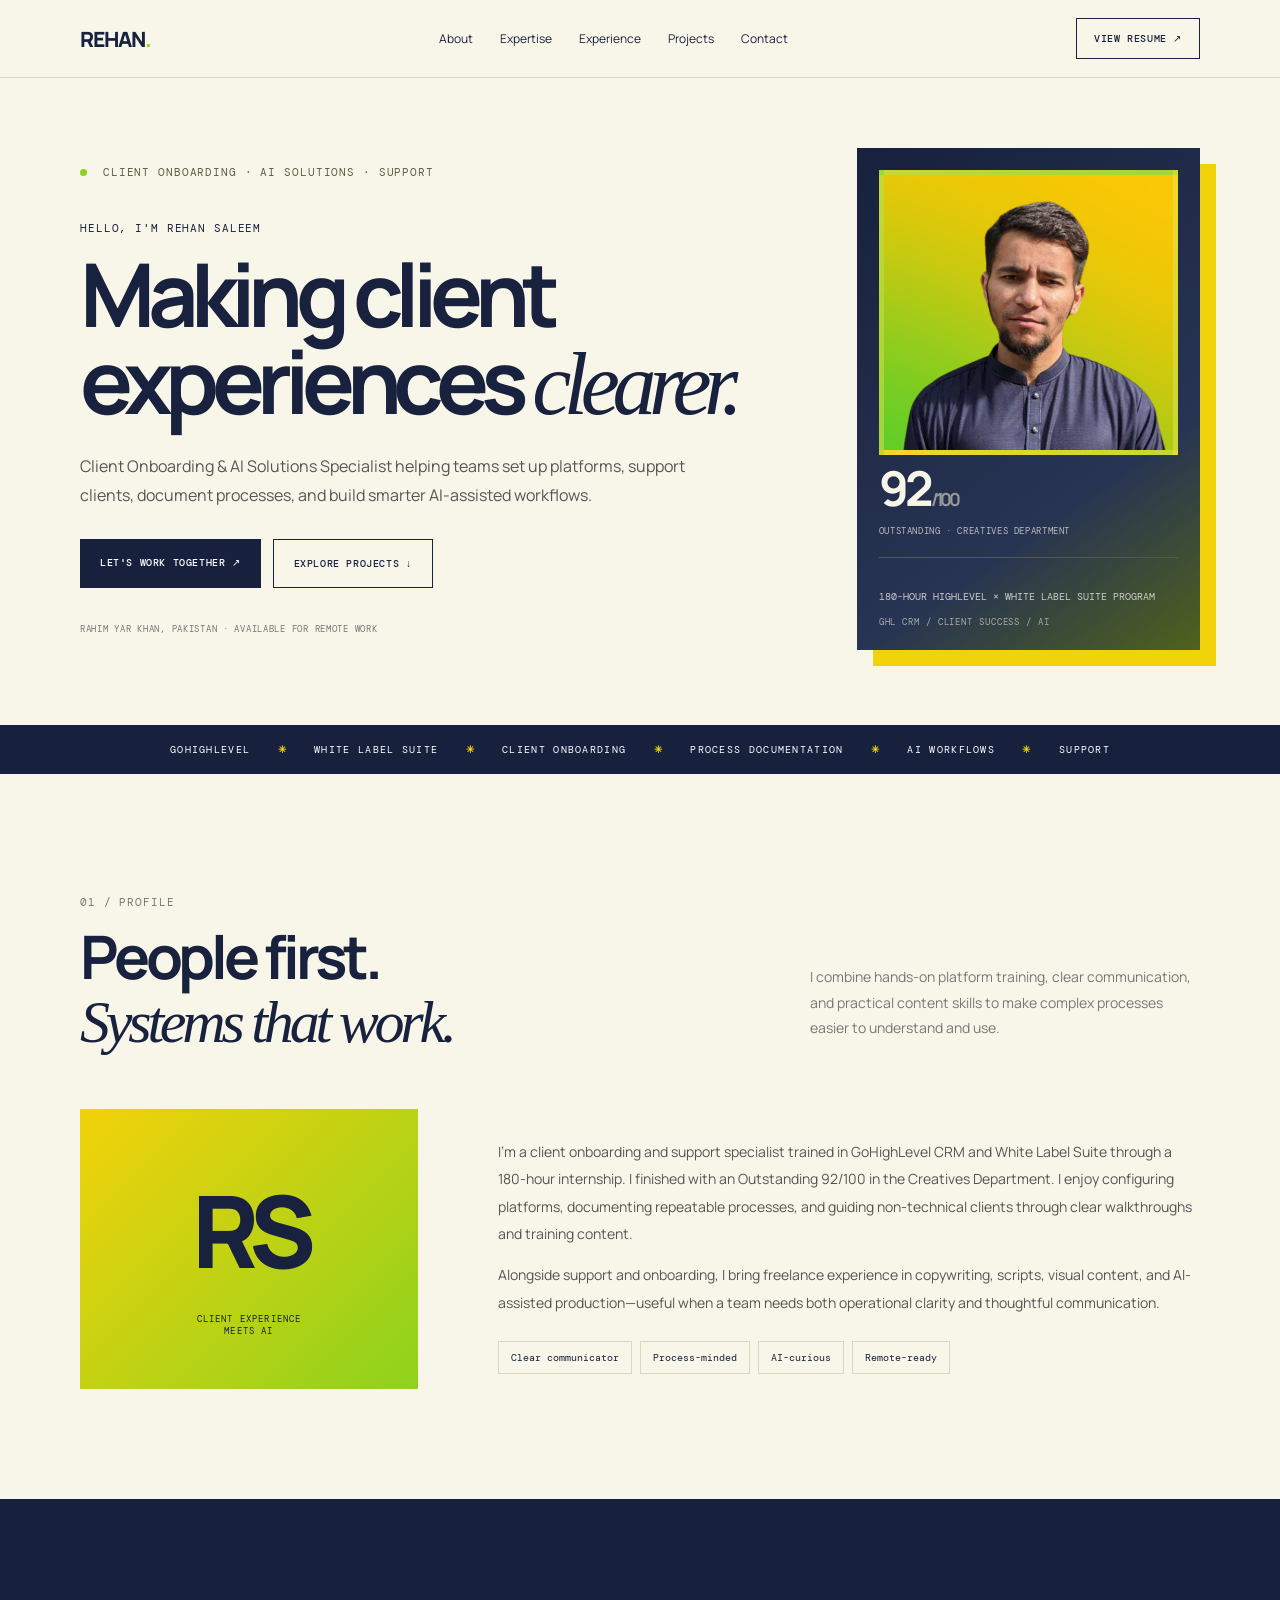
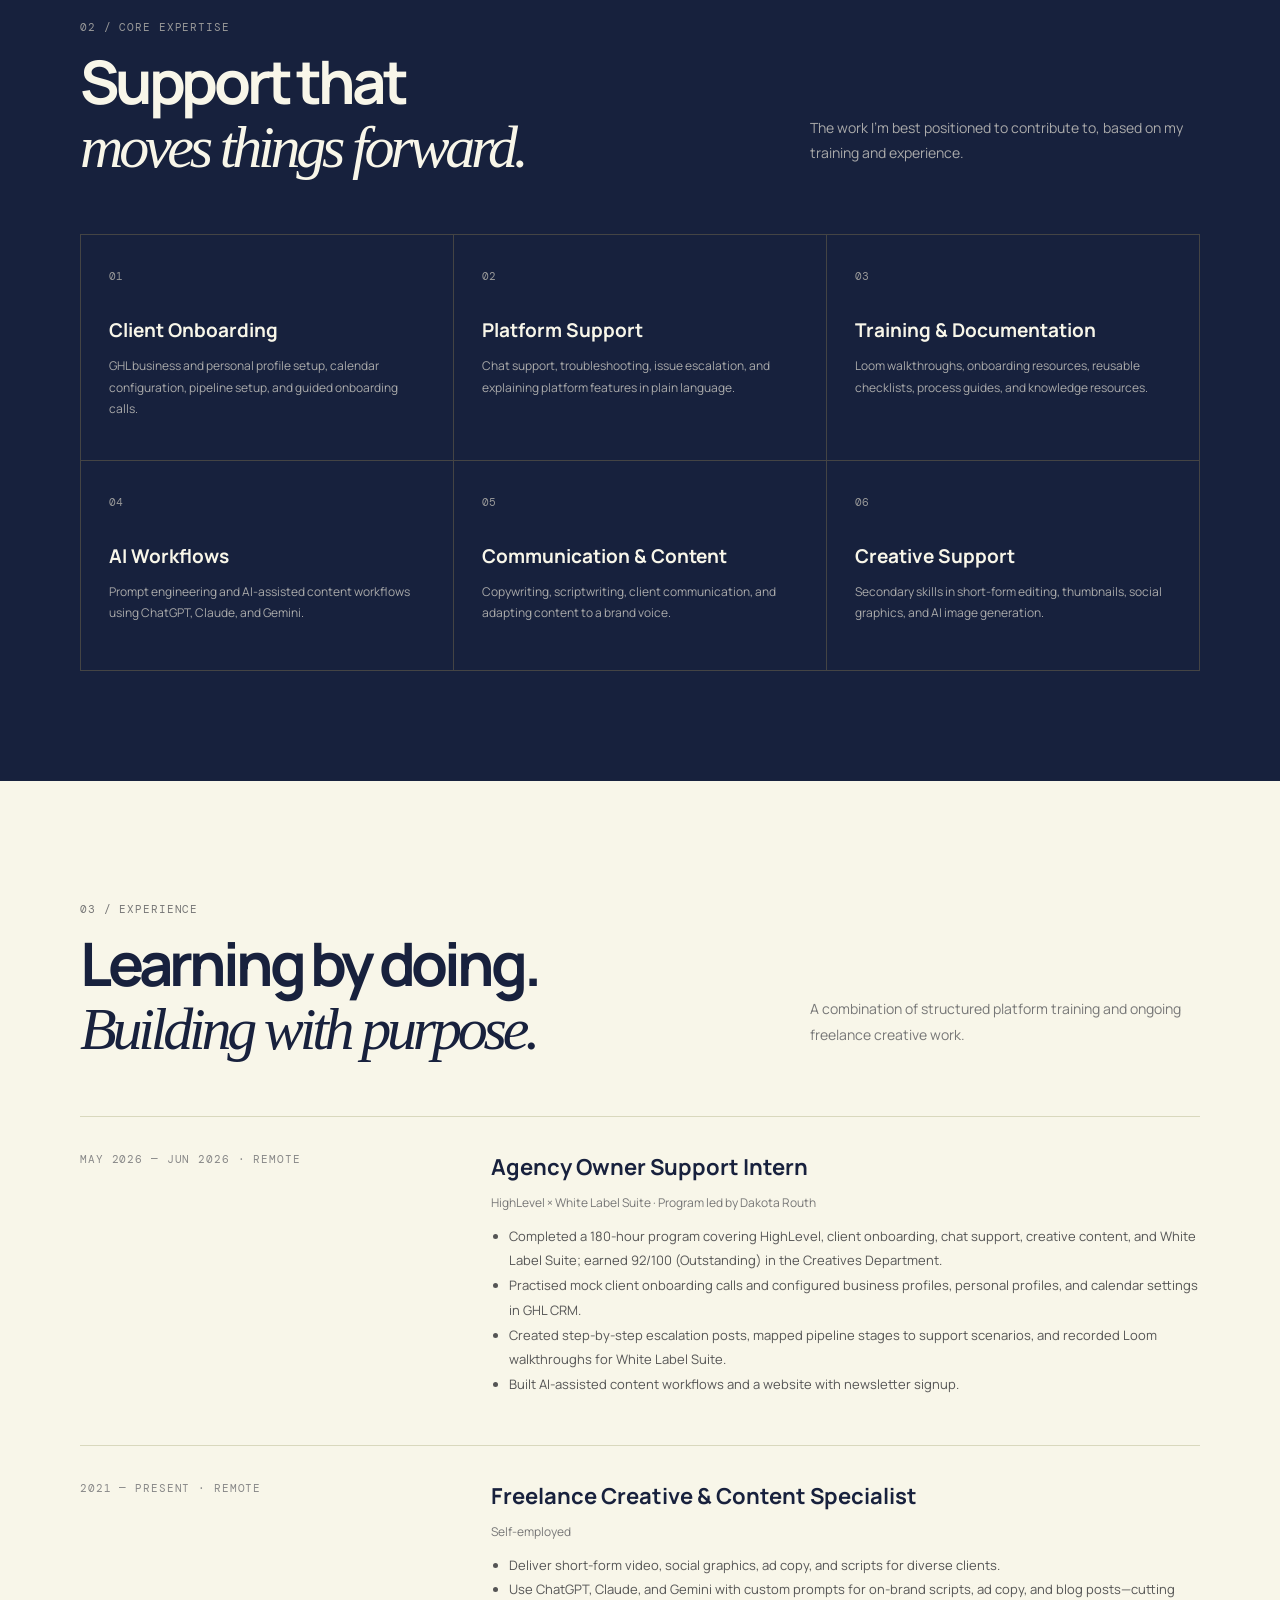
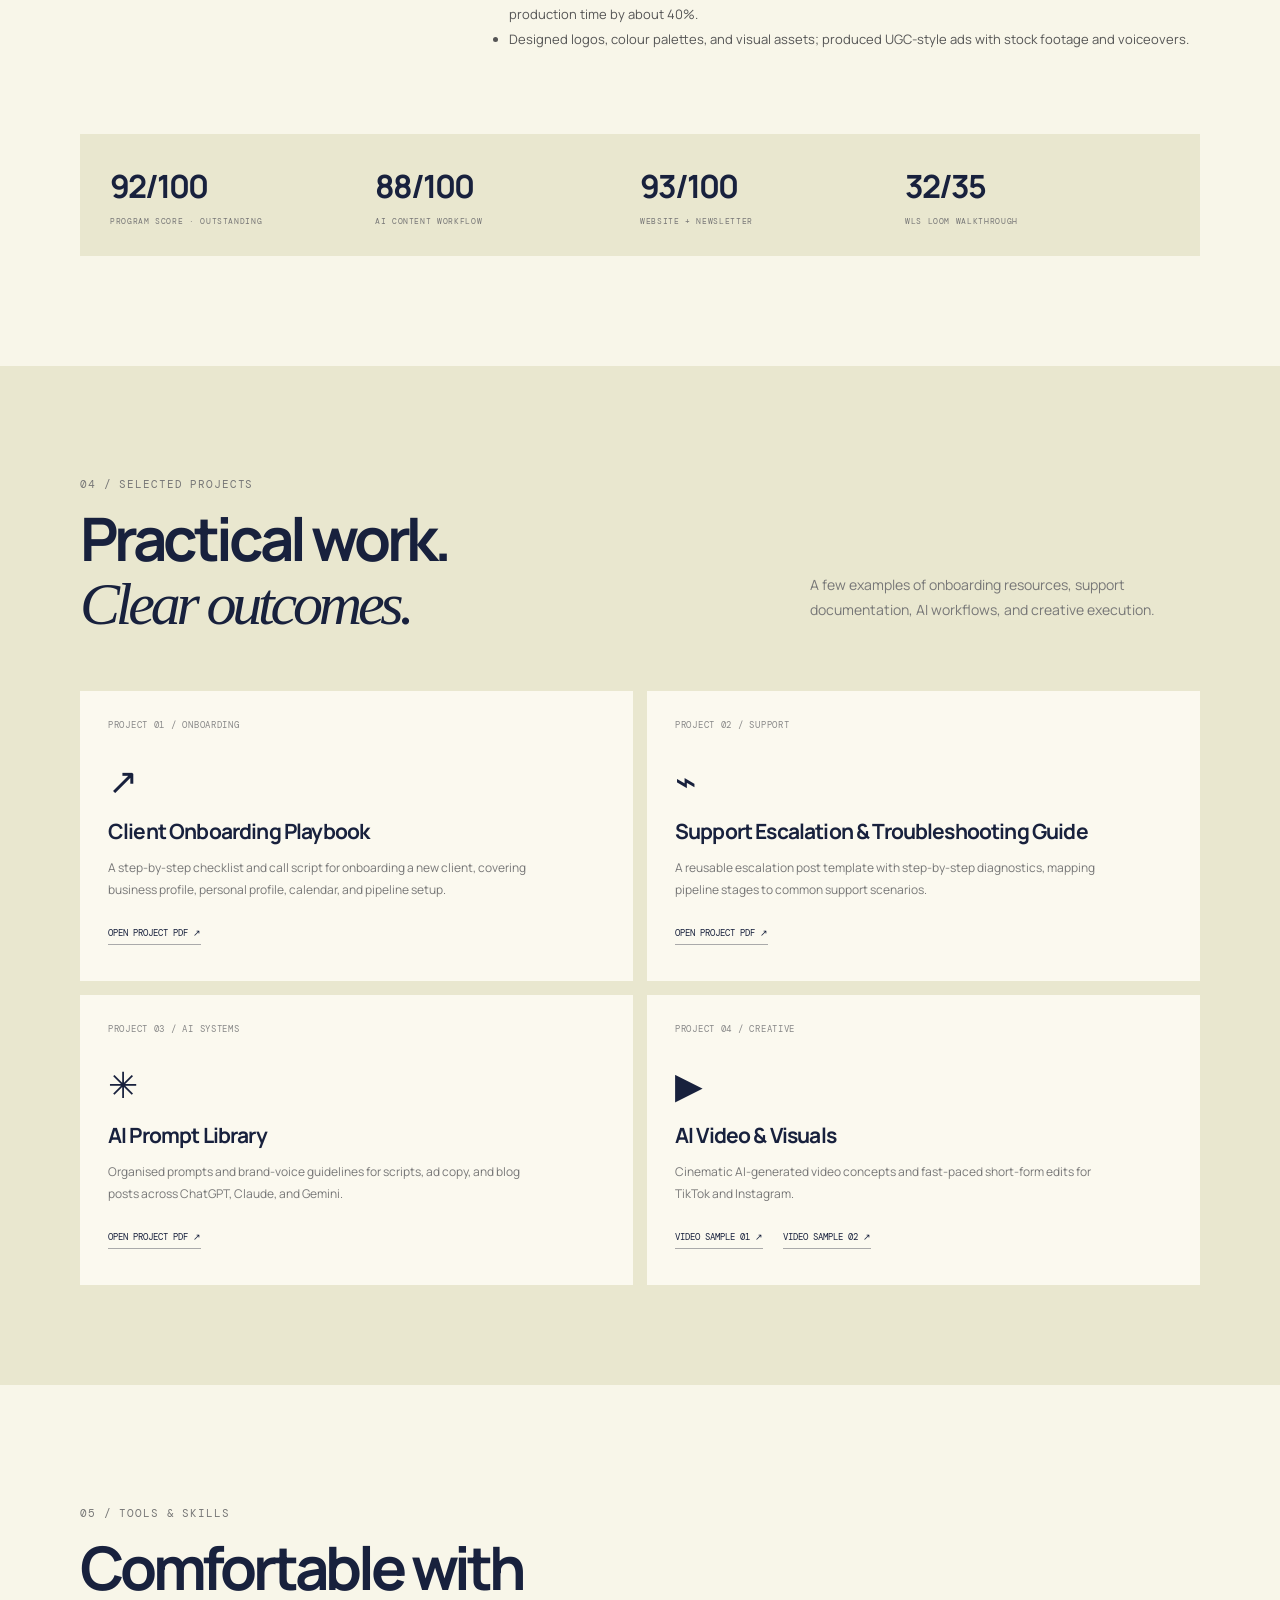
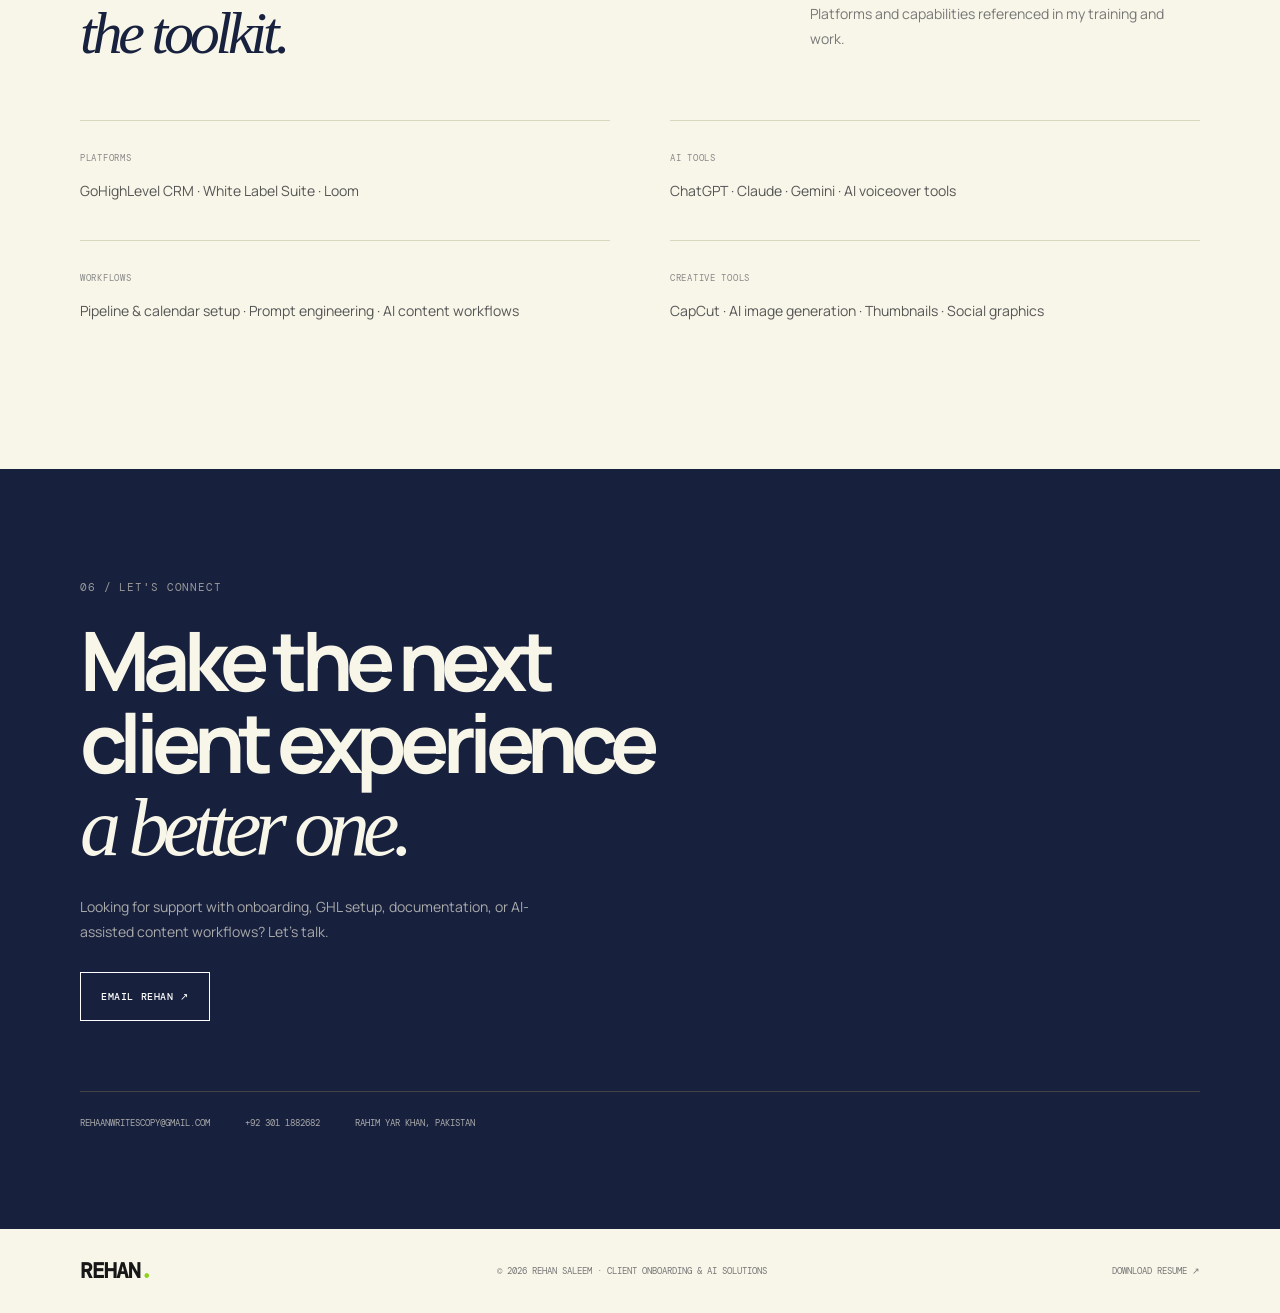
<file: index.html>
<!doctype html><html lang="en"><head><meta charset="utf-8"><meta name="viewport" content="width=device-width,initial-scale=1"><meta name="description" content="Rehan Saleem — Client Onboarding & AI Solutions Specialist. GoHighLevel, White Label Suite, client support and AI workflows."><meta name="theme-color" content="#f2d20a"><title>Rehan Saleem — Client Onboarding & AI Solutions</title><link rel="preconnect" href="https://fonts.googleapis.com"><link rel="preconnect" href="https://fonts.gstatic.com" crossorigin><link href="https://fonts.googleapis.com/css2?family=DM+Mono:wght@400;500&family=Manrope:wght@400;500;600;700;800&display=swap" rel="stylesheet"><link rel="stylesheet" href="styles.css"></head><body><header class="top"><a class="logo" href="#home">REHAN<span>.</span></a><nav id="nav"><a href="#about">About</a><a href="#expertise">Expertise</a><a href="#experience">Experience</a><a href="#work">Projects</a><a href="#contact">Contact</a></nav><a class="navbtn" href="assets/Rehan-Saleem-Resume.pdf" target="_blank">VIEW RESUME ↗</a><button class="hamb" aria-label="Toggle navigation">☰</button></header><main id="home"><section class="hero wrap"><div><p class="eyebrow"><i></i> CLIENT ONBOARDING · AI SOLUTIONS · SUPPORT</p><p class="hello">HELLO, I'M REHAN SALEEM</p><h1>Making client<br>experiences <em>clearer.</em></h1><p class="lead">Client Onboarding & AI Solutions Specialist helping teams set up platforms, support clients, document processes, and build smarter AI-assisted workflows.</p><div class="actions"><a class="btn black" href="#contact">LET'S WORK TOGETHER ↗</a><a class="btn white" href="#work">EXPLORE PROJECTS ↓</a></div><p class="location">RAHIM YAR KHAN, PAKISTAN · AVAILABLE FOR REMOTE WORK</p></div><aside class="hero-card"><img class="portrait" src="assets/headshot.png" alt="Portrait of Rehan Saleem"><div class="score"><strong>92<span>/100</span></strong><small>OUTSTANDING · CREATIVES DEPARTMENT</small></div><div class="cardline"></div><p>180-HOUR HIGHLEVEL × WHITE LABEL SUITE PROGRAM</p><span class="cardtag">GHL CRM / CLIENT SUCCESS / AI</span></aside></section><div class="ticker">GOHIGHLEVEL <b>✳</b> WHITE LABEL SUITE <b>✳</b> CLIENT ONBOARDING <b>✳</b> PROCESS DOCUMENTATION <b>✳</b> AI WORKFLOWS <b>✳</b> SUPPORT</div><section class="section wrap" id="about"><div class="heading"><div><p class="kicker">01 / PROFILE</p><h2>People first.<br><em>Systems that work.</em></h2></div><p class="sub">I combine hands-on platform training, clear communication, and practical content skills to make complex processes easier to understand and use.</p></div><div class="aboutgrid"><div class="aboutmark">RS<span>CLIENT EXPERIENCE<br>MEETS AI</span></div><div><p class="bodycopy">I’m a client onboarding and support specialist trained in GoHighLevel CRM and White Label Suite through a 180-hour internship. I finished with an Outstanding 92/100 in the Creatives Department. I enjoy configuring platforms, documenting repeatable processes, and guiding non-technical clients through clear walkthroughs and training content.</p><p class="bodycopy">Alongside support and onboarding, I bring freelance experience in copywriting, scripts, visual content, and AI-assisted production—useful when a team needs both operational clarity and thoughtful communication.</p><div class="chips"><span>Clear communicator</span><span>Process-minded</span><span>AI-curious</span><span>Remote-ready</span></div></div></div></section><section class="section darksec" id="expertise"><div class="wrap"><div class="heading"><div><p class="kicker">02 / CORE EXPERTISE</p><h2>Support that<br><em>moves things forward.</em></h2></div><p class="sub">The work I’m best positioned to contribute to, based on my training and experience.</p></div><div class="expertgrid"><article><b>01</b><h3>Client Onboarding</h3><p>GHL business and personal profile setup, calendar configuration, pipeline setup, and guided onboarding calls.</p></article><article><b>02</b><h3>Platform Support</h3><p>Chat support, troubleshooting, issue escalation, and explaining platform features in plain language.</p></article><article><b>03</b><h3>Training & Documentation</h3><p>Loom walkthroughs, onboarding resources, reusable checklists, process guides, and knowledge resources.</p></article><article><b>04</b><h3>AI Workflows</h3><p>Prompt engineering and AI-assisted content workflows using ChatGPT, Claude, and Gemini.</p></article><article><b>05</b><h3>Communication & Content</h3><p>Copywriting, scriptwriting, client communication, and adapting content to a brand voice.</p></article><article><b>06</b><h3>Creative Support</h3><p>Secondary skills in short-form editing, thumbnails, social graphics, and AI image generation.</p></article></div></div></section><section class="section wrap" id="experience"><div class="heading"><div><p class="kicker">03 / EXPERIENCE</p><h2>Learning by doing.<br><em>Building with purpose.</em></h2></div><p class="sub">A combination of structured platform training and ongoing freelance creative work.</p></div><div class="timeline"><article><div class="date">MAY 2026 — JUN 2026 · REMOTE</div><div><h3>Agency Owner Support Intern</h3><p class="org">HighLevel × White Label Suite · Program led by Dakota Routh</p><ul><li>Completed a 180-hour program covering HighLevel, client onboarding, chat support, creative content, and White Label Suite; earned 92/100 (Outstanding) in the Creatives Department.</li><li>Practised mock client onboarding calls and configured business profiles, personal profiles, and calendar settings in GHL CRM.</li><li>Created step-by-step escalation posts, mapped pipeline stages to support scenarios, and recorded Loom walkthroughs for White Label Suite.</li><li>Built AI-assisted content workflows and a website with newsletter signup.</li></ul></div></article><article><div class="date">2021 — PRESENT · REMOTE</div><div><h3>Freelance Creative & Content Specialist</h3><p class="org">Self-employed</p><ul><li>Deliver short-form video, social graphics, ad copy, and scripts for diverse clients.</li><li>Use ChatGPT, Claude, and Gemini with custom prompts for on-brand scripts, ad copy, and blog posts—cutting production time by about 40%.</li><li>Designed logos, colour palettes, and visual assets; produced UGC-style ads with stock footage and voiceovers.</li></ul></div></article></div><div class="metrics"><div><strong>92/100</strong><span>PROGRAM SCORE · OUTSTANDING</span></div><div><strong>88/100</strong><span>AI CONTENT WORKFLOW</span></div><div><strong>93/100</strong><span>WEBSITE + NEWSLETTER</span></div><div><strong>32/35</strong><span>WLS LOOM WALKTHROUGH</span></div></div></section><section class="section worksec" id="work"><div class="wrap"><div class="heading"><div><p class="kicker">04 / SELECTED PROJECTS</p><h2>Practical work.<br><em>Clear outcomes.</em></h2></div><p class="sub">A few examples of onboarding resources, support documentation, AI workflows, and creative execution.</p></div><div class="projects"><article><div class="projectnum">PROJECT 01 / ONBOARDING</div><div class="projecticon">↗</div><h3>Client Onboarding Playbook</h3><p>A step-by-step checklist and call script for onboarding a new client, covering business profile, personal profile, calendar, and pipeline setup.</p><a href="assets/documents/client-onboarding-playbook.pdf" target="_blank">OPEN PROJECT PDF ↗</a></article><article><div class="projectnum">PROJECT 02 / SUPPORT</div><div class="projecticon">⌁</div><h3>Support Escalation & Troubleshooting Guide</h3><p>A reusable escalation post template with step-by-step diagnostics, mapping pipeline stages to common support scenarios.</p><a href="assets/documents/support-escalation-guide.pdf" target="_blank">OPEN PROJECT PDF ↗</a></article><article><div class="projectnum">PROJECT 03 / AI SYSTEMS</div><div class="projecticon">✳</div><h3>AI Prompt Library</h3><p>Organised prompts and brand-voice guidelines for scripts, ad copy, and blog posts across ChatGPT, Claude, and Gemini.</p><a href="assets/documents/ai-prompt-library.pdf" target="_blank">OPEN PROJECT PDF ↗</a></article><article><div class="projectnum">PROJECT 04 / CREATIVE</div><div class="projecticon">▶</div><h3>AI Video & Visuals</h3><p>Cinematic AI-generated video concepts and fast-paced short-form edits for TikTok and Instagram.</p><div class="videolinks"><a href="assets/video/ai-ugc-sample-1.mp4" target="_blank">VIDEO SAMPLE 01 ↗</a><a href="assets/video/ai-ugc-sample-2.mp4" target="_blank">VIDEO SAMPLE 02 ↗</a></div></article></div></div></section><section class="section wrap" id="tools"><div class="heading"><div><p class="kicker">05 / TOOLS & SKILLS</p><h2>Comfortable with<br><em>the toolkit.</em></h2></div><p class="sub">Platforms and capabilities referenced in my training and work.</p></div><div class="toolgrid"><div><h3>PLATFORMS</h3><p>GoHighLevel CRM · White Label Suite · Loom</p></div><div><h3>AI TOOLS</h3><p>ChatGPT · Claude · Gemini · AI voiceover tools</p></div><div><h3>WORKFLOWS</h3><p>Pipeline & calendar setup · Prompt engineering · AI content workflows</p></div><div><h3>CREATIVE TOOLS</h3><p>CapCut · AI image generation · Thumbnails · Social graphics</p></div></div></section><section class="contact" id="contact"><div class="wrap"><p class="kicker">06 / LET'S CONNECT</p><h2>Make the next<br>client experience<br><em>a better one.</em></h2><p>Looking for support with onboarding, GHL setup, documentation, or AI-assisted content workflows? Let's talk.</p><a class="btn white" href="mailto:rehaanwritescopy@gmail.com">EMAIL REHAN ↗</a><div class="contactdetails"><a href="mailto:rehaanwritescopy@gmail.com">REHAANWRITESCOPY@GMAIL.COM</a><span>+92 301 1882682</span><span>RAHIM YAR KHAN, PAKISTAN</span></div></div></section></main><footer class="footer"><a class="logo" href="#home">REHAN<span>.</span></a><span>© 2026 REHAN SALEEM · CLIENT ONBOARDING & AI SOLUTIONS</span><a href="assets/Rehan-Saleem-Resume.pdf" target="_blank">DOWNLOAD RESUME ↗</a></footer><script src="app.js"></script></body></html>
</file>
<file: styles.css>
:root{--paper:#f8f6e9;--ink:#18213d;--muted:#626b63;--line:#d9d8bd;--sun:#f2d20a;--lime:#8ed21d;--navy:#17213d;--olive:#c8d51a}*{box-sizing:border-box}html{scroll-behavior:smooth}body{margin:0;background:var(--paper);color:var(--ink);font-family:Manrope,Arial,sans-serif}a{color:inherit;text-decoration:none}.wrap{width:min(1120px,calc(100% - 48px));margin:auto}.top{height:78px;padding:0 max(24px,calc((100vw - 1120px)/2));display:flex;align-items:center;justify-content:space-between;border-bottom:1px solid var(--line);position:sticky;top:0;background:#f8f6e9ed;backdrop-filter:blur(12px);z-index:5}.logo{font-size:21px;font-weight:800;letter-spacing:-1px}.logo span{color:#8ed21d}.top nav{display:flex;gap:27px;font-size:12px}.top nav a:hover,.footer a:hover{opacity:.55}.navbtn,.btn{font:500 10px 'DM Mono',monospace;letter-spacing:.06em}.navbtn{border:1px solid var(--ink);padding:13px 17px}.hamb{display:none;background:none;border:0;font-size:22px}.hero{min-height:590px;display:grid;grid-template-columns:1.4fr .7fr;align-items:center;gap:90px;padding-top:70px;padding-bottom:75px}.eyebrow,.kicker,.hello,.location,.date,.projectnum,.toolgrid h3,.metrics span{font:11px 'DM Mono',monospace;letter-spacing:.08em}.eyebrow{color:#596044}.eyebrow i{display:inline-block;width:7px;height:7px;border-radius:50%;background:var(--lime);margin-right:8px}.hello{margin-top:42px}.hero h1{font-size:clamp(54px,7vw,88px);letter-spacing:-.085em;line-height:.99;margin:15px 0 24px}.hero h1 em,h2 em{font-family:Georgia,serif;font-weight:400}.lead{font-size:16px;line-height:1.8;color:#555;max-width:650px}.actions{display:flex;gap:12px;margin:30px 0}.btn{display:inline-block;padding:17px 20px}.black{background:var(--navy);color:white}.white{border:1px solid currentColor}.location{font-size:9px;color:#777;margin-top:35px}.hero-card{background:linear-gradient(145deg,#17213d 0%,#273453 68%,#50621c 100%);color:#f8f6e9;min-height:470px;padding:22px;display:flex;flex-direction:column;justify-content:space-between;box-shadow:16px 16px 0 var(--sun)}.portrait{display:block;width:100%;height:285px;object-fit:cover;object-position:center 25%;background:linear-gradient(135deg,var(--sun),var(--lime));border:5px solid rgba(248,246,233,.14)}.monogram{font-size:100px;font-weight:800;letter-spacing:-.1em;line-height:1}.score strong{font-size:48px;letter-spacing:-.07em}.score strong span{font-size:18px;color:#999}.score small{display:block;font:9px 'DM Mono';letter-spacing:.07em;color:#bbb;margin-top:5px}.cardline{border-top:1px solid #555;margin:20px 0}.hero-card p{font:10px 'DM Mono';line-height:1.8;color:#ccc}.cardtag{font:9px 'DM Mono';letter-spacing:.1em;color:#aaa}.ticker{background:var(--navy);color:white;padding:18px 20px;text-align:center;font:10px 'DM Mono';letter-spacing:.13em}.ticker b{padding:0 20px;color:var(--sun)}.section{padding-top:110px;padding-bottom:110px}.heading{display:flex;justify-content:space-between;align-items:end;gap:50px;margin-bottom:55px}.kicker{color:#777}.heading h2{font-size:clamp(38px,5vw,60px);letter-spacing:-.07em;line-height:1.05;margin:16px 0 0}.sub{max-width:390px;color:#777;font-size:14px;line-height:1.8}.aboutgrid{display:grid;grid-template-columns:.65fr 1.35fr;gap:80px;align-items:center}.aboutmark{height:280px;background:linear-gradient(135deg,var(--sun),var(--lime));display:flex;align-items:center;justify-content:center;flex-direction:column;font-size:100px;font-weight:800;letter-spacing:-.1em}.aboutmark span{font:9px 'DM Mono';letter-spacing:.13em;text-align:center;margin-top:15px}.bodycopy{font-size:14px;color:#555;line-height:1.95}.chips{display:flex;gap:8px;flex-wrap:wrap;margin-top:25px}.chips span{border:1px solid var(--line);padding:9px 12px;font:10px 'DM Mono'}.darksec,.contact{background:#17213d;color:#f8f6e9}.darksec .sub,.contact>div>p:not(.kicker){color:#aaa}.darksec .kicker,.contact .kicker{color:#999}.expertgrid{display:grid;grid-template-columns:repeat(3,1fr);border-top:1px solid #444;border-left:1px solid #444}.expertgrid article{padding:28px;min-height:210px;border-right:1px solid #444;border-bottom:1px solid #444}.expertgrid article>b{font:11px 'DM Mono';color:#999}.expertgrid h3{font-size:19px;margin:32px 0 10px}.expertgrid p{font-size:12px;line-height:1.8;color:#aaa}.timeline article{display:grid;grid-template-columns:.65fr 1.35fr;gap:70px;padding:35px 0;border-top:1px solid var(--line)}.date{color:#888}.timeline h3{font-size:22px;margin:0 0 8px}.org{font-size:12px;color:#777}.timeline ul{padding-left:18px;color:#555;font-size:13px;line-height:1.9}.metrics{display:grid;grid-template-columns:repeat(4,1fr);background:#e9e7cf;margin-top:35px;padding:30px}.metrics div{display:flex;flex-direction:column;gap:8px}.metrics strong{font-size:32px;letter-spacing:-.06em}.metrics span{font-size:8px;color:#777}.worksec{background:#e9e7cf;padding:100px 0}.projects{display:grid;grid-template-columns:repeat(2,1fr);gap:14px}.projects article{background:#fbf9ef;padding:28px;min-height:290px;position:relative}.projectnum{color:#888;font-size:9px}.projecticon{font-size:36px;margin:25px 0 12px}.projects h3{font-size:21px;letter-spacing:-.04em;margin:0 0 12px}.projects p{font-size:12px;line-height:1.8;color:#777;max-width:440px}.projects article>a,.videolinks a{display:inline-block;margin-top:14px;font:9px 'DM Mono';border-bottom:1px solid #aaa;padding-bottom:5px}.videolinks{display:flex;gap:20px}.toolgrid{display:grid;grid-template-columns:repeat(2,1fr);gap:0 60px}.toolgrid div{border-top:1px solid var(--line);padding:22px 0}.toolgrid h3{font-size:9px;color:#888}.toolgrid p{font-size:14px;color:#555;line-height:1.8}.contact{padding:100px 0}.contact h2{font-size:clamp(50px,7vw,82px);line-height:1;letter-spacing:-.08em;margin:25px 0}.contact>div>p:not(.kicker){max-width:450px;font-size:14px;line-height:1.8;margin-bottom:28px}.contact .white{color:white}.contactdetails{display:flex;gap:35px;flex-wrap:wrap;border-top:1px solid #444;margin-top:70px;padding-top:25px;font:9px 'DM Mono';color:#aaa}.footer{display:flex;align-items:center;justify-content:space-between;padding:28px max(24px,calc((100vw - 1120px)/2));font:9px 'DM Mono';color:#777;gap:15px}.footer .logo{color:#171717}@media(max-width:760px){.top{height:68px}.top nav{display:none;position:absolute;top:68px;left:0;right:0;background:var(--paper);padding:22px 24px;flex-direction:column;border-bottom:1px solid var(--line)}.top nav.open{display:flex}.navbtn{margin-left:auto;margin-right:15px;padding:10px}.hamb{display:block}.hero{grid-template-columns:1fr;gap:45px;padding-top:55px}.hero-card{max-width:420px;width:100%;min-height:300px}.heading{display:block}.sub{margin-top:22px}.aboutgrid{grid-template-columns:1fr;gap:35px}.aboutmark{height:210px}.expertgrid{grid-template-columns:1fr 1fr}.timeline article{grid-template-columns:1fr;gap:18px}.metrics{grid-template-columns:1fr 1fr;gap:25px}.projects{grid-template-columns:1fr}.toolgrid{grid-template-columns:1fr}.section{padding-top:75px;padding-bottom:75px}.worksec{padding:75px 0}.contact{padding:75px 0}.footer{flex-wrap:wrap}.footer>span{order:3;width:100%}}@media(max-width:420px){.wrap{width:calc(100% - 34px)}.hero h1{font-size:54px}.actions{flex-direction:column;align-items:flex-start}.expertgrid{grid-template-columns:1fr}.metrics{padding:22px}.metrics strong{font-size:27px}.contactdetails{flex-direction:column;gap:15px}}

/* Portrait and sunflower/lime palette */
@media(max-width:760px){.hero-card{min-height:420px}.portrait{height:250px;object-position:center 22%}}
</file>
